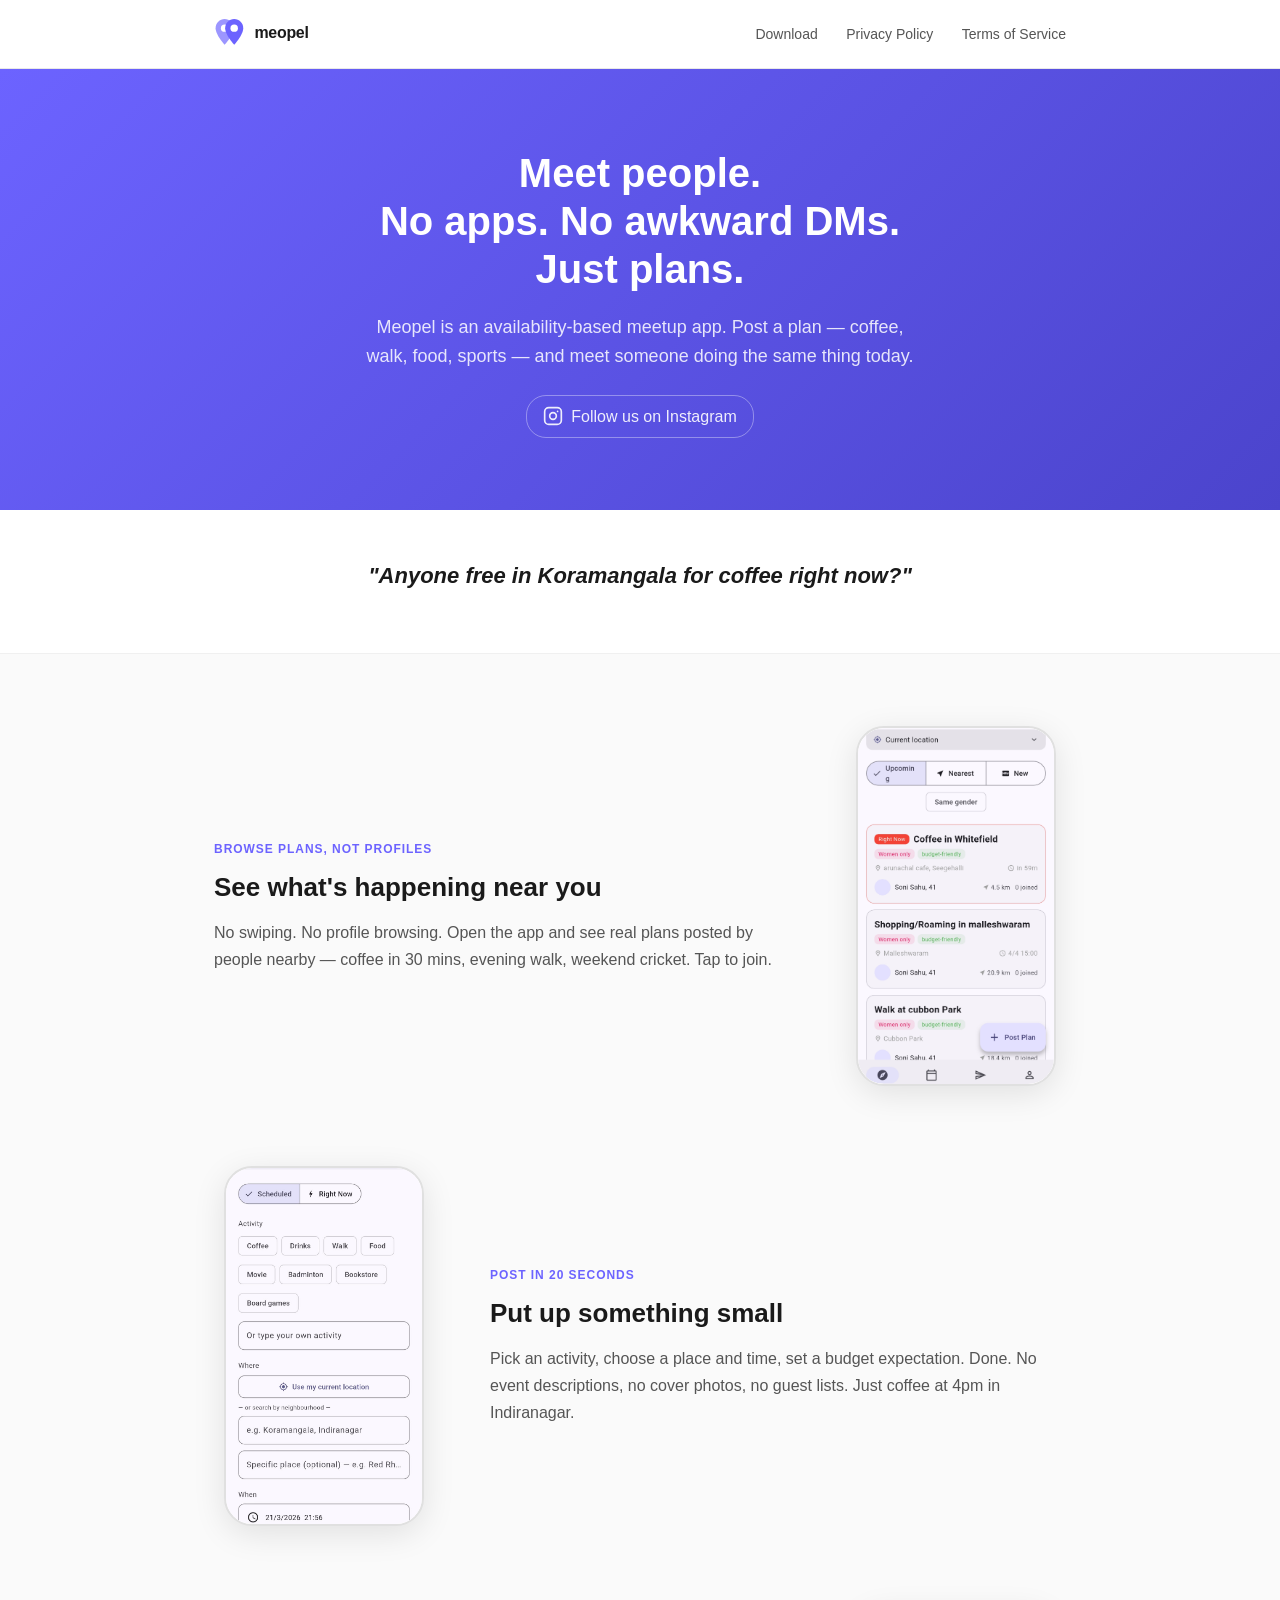
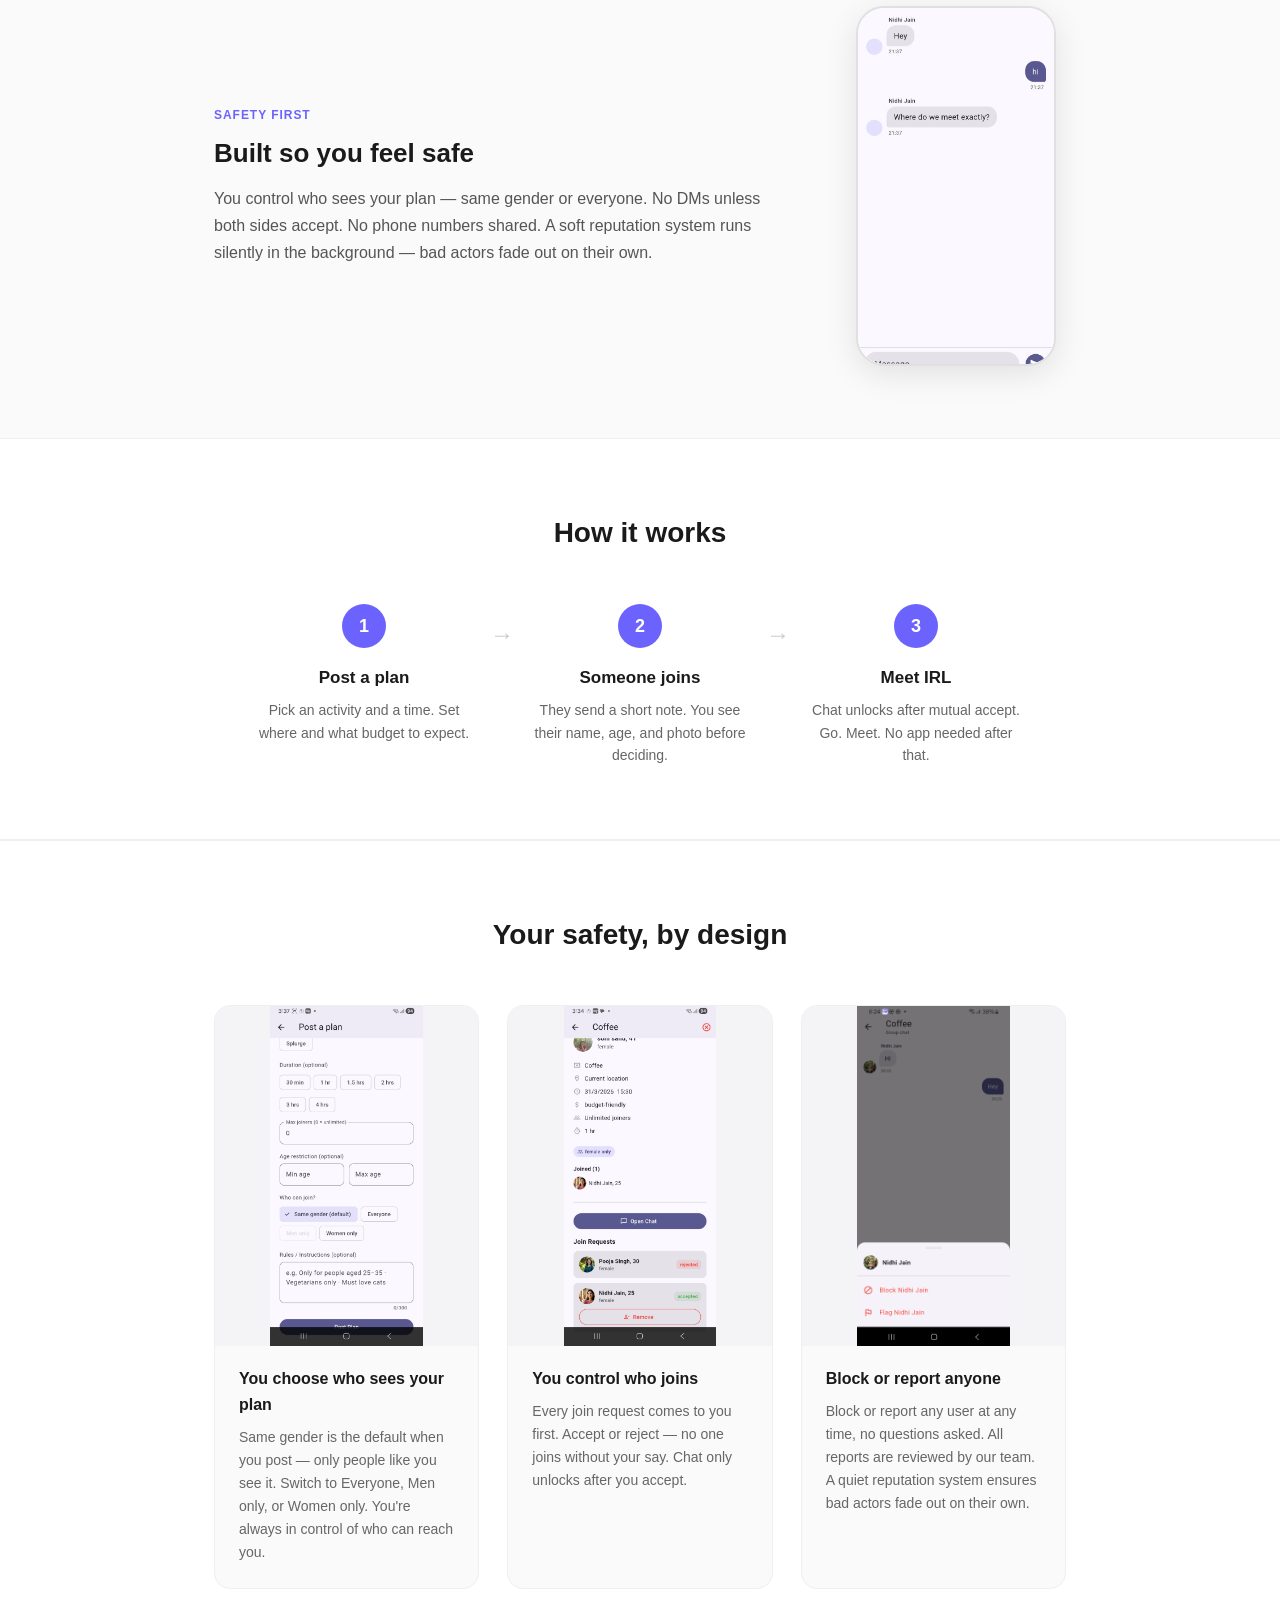
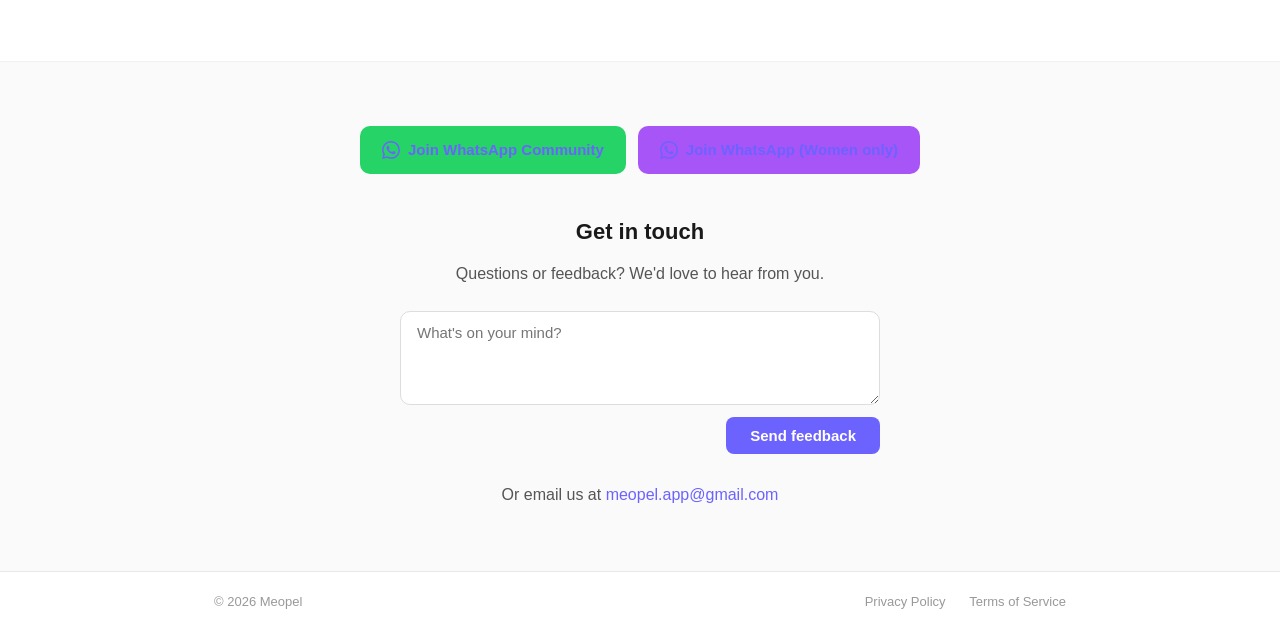
<file: index.html>
<!DOCTYPE html>
<html lang="en">
<head>
  <meta charset="UTF-8" />
  <meta name="viewport" content="width=device-width, initial-scale=1.0" />
  <title>Meopel — Meet People</title>
  <link rel="icon" type="image/svg+xml" href="icon.svg" />
  <link rel="stylesheet" href="style.css" />
</head>
<body>
  <header>
    <div class="container">
      <img src="logo.svg" alt="Meopel" class="logo" />
      <nav>
        <a href="download.html">Download</a>
        <a href="privacy.html">Privacy Policy</a>
        <a href="terms.html">Terms of Service</a>
      </nav>
    </div>
  </header>

  <main>

    <!-- Hero -->
    <section class="hero">
      <div class="container">
        <h1>Meet people.<br>No apps. No awkward DMs.<br>Just plans.</h1>
        <p>Meopel is an availability-based meetup app. Post a plan — coffee, walk, food, sports — and meet someone doing the same thing today.</p>
        <div style="display: flex; justify-content: center; margin-top: 24px;">
          <a href="https://www.instagram.com/meopelapp/" target="_blank" rel="noopener" aria-label="Instagram" style="color: white; opacity: 0.9; display: flex; align-items: center; gap: 8px; text-decoration: none; font-weight: 500; font-size: 16px; border: 1px solid rgba(255,255,255,0.4); padding: 8px 16px; border-radius: 20px; transition: opacity 0.2s;" onmouseover="this.style.opacity='1'" onmouseout="this.style.opacity='0.9'">
            <svg xmlns="http://www.w3.org/2000/svg" width="20" height="20" viewBox="0 0 24 24" fill="none" stroke="currentColor" stroke-width="2" stroke-linecap="round" stroke-linejoin="round"><rect x="2" y="2" width="20" height="20" rx="5" ry="5"/><circle cx="12" cy="12" r="4"/><circle cx="17.5" cy="6.5" r="1" fill="currentColor" stroke="none"/></svg>
            Follow us on Instagram
          </a>
        </div>
      </div>
    </section>

    <!-- Problem -->
    <section class="problem">
      <div class="container">
        <p class="problem-quote">"Anyone free in Koramangala for coffee right now?"</p>
      </div>
    </section>

    <!-- Features -->
    <section class="features">
      <div class="container">

        <div class="feature">
          <div class="feature-text">
            <div class="feature-tag">Browse plans, not profiles</div>
            <h2>See what's happening near you</h2>
            <p>No swiping. No profile browsing. Open the app and see real plans posted by people nearby — coffee in 30 mins, evening walk, weekend cricket. Tap to join.</p>
          </div>
          <div class="phone-mock">
            <div class="phone-screen">
              <img src="plans.jpg" alt="Plans feed" />
            </div>
          </div>
        </div>

        <div class="feature feature-reverse">
          <div class="feature-text">
            <div class="feature-tag">Post in 20 seconds</div>
            <h2>Put up something small</h2>
            <p>Pick an activity, choose a place and time, set a budget expectation. Done. No event descriptions, no cover photos, no guest lists. Just coffee at 4pm in Indiranagar.</p>
          </div>
          <div class="phone-mock">
            <div class="phone-screen">
              <img src="ss-post.jpg" alt="Post a plan" />
            </div>
          </div>
        </div>

        <div class="feature">
          <div class="feature-text">
            <div class="feature-tag">Safety first</div>
            <h2>Built so you feel safe</h2>
            <p>You control who sees your plan — same gender or everyone. No DMs unless both sides accept. No phone numbers shared. A soft reputation system runs silently in the background — bad actors fade out on their own.</p>
          </div>
          <div class="phone-mock">
            <div class="phone-screen">
              <img src="ss-chat.jpg" alt="Chat screen" />
            </div>
          </div>
        </div>

      </div>
    </section>

    <!-- How it works -->
    <section class="how">
      <div class="container">
        <h2 class="section-title">How it works</h2>
        <div class="steps">
          <div class="step">
            <div class="step-num">1</div>
            <h3>Post a plan</h3>
            <p>Pick an activity and a time. Set where and what budget to expect.</p>
          </div>
          <div class="step-arrow">→</div>
          <div class="step">
            <div class="step-num">2</div>
            <h3>Someone joins</h3>
            <p>They send a short note. You see their name, age, and photo before deciding.</p>
          </div>
          <div class="step-arrow">→</div>
          <div class="step">
            <div class="step-num">3</div>
            <h3>Meet IRL</h3>
            <p>Chat unlocks after mutual accept. Go. Meet. No app needed after that.</p>
          </div>
        </div>
      </div>
    </section>

    <!-- Safety -->
    <section class="safety">
      <div class="container">
        <h2 class="section-title">Your safety, by design</h2>
        <div class="safety-grid">
          <div class="safety-card">
            <img src="same_gender_default.jpg" alt="Same gender default when posting" class="safety-img" />
            <h3>You choose who sees your plan</h3>
            <p>Same gender is the default when you post — only people like you see it. Switch to Everyone, Men only, or Women only. You're always in control of who can reach you.</p>
          </div>
          <div class="safety-card">
            <img src="accep_reject.jpg" alt="Accept or reject join requests" class="safety-img" />
            <h3>You control who joins</h3>
            <p>Every join request comes to you first. Accept or reject — no one joins without your say. Chat only unlocks after you accept.</p>
          </div>
          <div class="safety-card">
            <img src="block_user.jpg" alt="Block and report" class="safety-img" />
            <h3>Block or report anyone</h3>
            <p>Block or report any user at any time, no questions asked. All reports are reviewed by our team. A quiet reputation system ensures bad actors fade out on their own.</p>
          </div>
        </div>
      </div>
    </section>

    <!-- Contact -->
    <section class="contact">
      <div class="container">
        <div class="whatsapp-links">
          <a href="https://chat.whatsapp.com/D6tutma3B4l3BjO7L0V1tN" class="whatsapp-btn" target="_blank" rel="noopener">
            <svg xmlns="http://www.w3.org/2000/svg" width="18" height="18" viewBox="0 0 24 24" fill="currentColor"><path d="M17.472 14.382c-.297-.149-1.758-.867-2.03-.967-.273-.099-.471-.148-.67.15-.197.297-.767.966-.94 1.164-.173.199-.347.223-.644.075-.297-.15-1.255-.463-2.39-1.475-.883-.788-1.48-1.761-1.653-2.059-.173-.297-.018-.458.13-.606.134-.133.298-.347.446-.52.149-.174.198-.298.298-.497.099-.198.05-.371-.025-.52-.075-.149-.669-1.612-.916-2.207-.242-.579-.487-.5-.669-.51-.173-.008-.371-.01-.57-.01-.198 0-.52.074-.792.372-.272.297-1.04 1.016-1.04 2.479 0 1.462 1.065 2.875 1.213 3.074.149.198 2.096 3.2 5.077 4.487.709.306 1.262.489 1.694.625.712.227 1.36.195 1.871.118.571-.085 1.758-.719 2.006-1.413.248-.694.248-1.289.173-1.413-.074-.124-.272-.198-.57-.347m-5.421 7.403h-.004a9.87 9.87 0 01-5.031-1.378l-.361-.214-3.741.982.998-3.648-.235-.374a9.86 9.86 0 01-1.51-5.26c.001-5.45 4.436-9.884 9.888-9.884 2.64 0 5.122 1.03 6.988 2.898a9.825 9.825 0 012.893 6.994c-.003 5.45-4.437 9.884-9.885 9.884m8.413-18.297A11.815 11.815 0 0012.05 0C5.495 0 .16 5.335.157 11.892c0 2.096.547 4.142 1.588 5.945L.057 24l6.305-1.654a11.882 11.882 0 005.683 1.448h.005c6.554 0 11.89-5.335 11.893-11.893a11.821 11.821 0 00-3.48-8.413z"/></svg>
            Join WhatsApp Community
          </a>
          <a href="https://chat.whatsapp.com/HDNreTWnLBuHH1MNHops11" class="whatsapp-btn whatsapp-btn-women" target="_blank" rel="noopener">
            <svg xmlns="http://www.w3.org/2000/svg" width="18" height="18" viewBox="0 0 24 24" fill="currentColor"><path d="M17.472 14.382c-.297-.149-1.758-.867-2.03-.967-.273-.099-.471-.148-.67.15-.197.297-.767.966-.94 1.164-.173.199-.347.223-.644.075-.297-.15-1.255-.463-2.39-1.475-.883-.788-1.48-1.761-1.653-2.059-.173-.297-.018-.458.13-.606.134-.133.298-.347.446-.52.149-.174.198-.298.298-.497.099-.198.05-.371-.025-.52-.075-.149-.669-1.612-.916-2.207-.242-.579-.487-.5-.669-.51-.173-.008-.371-.01-.57-.01-.198 0-.52.074-.792.372-.272.297-1.04 1.016-1.04 2.479 0 1.462 1.065 2.875 1.213 3.074.149.198 2.096 3.2 5.077 4.487.709.306 1.262.489 1.694.625.712.227 1.36.195 1.871.118.571-.085 1.758-.719 2.006-1.413.248-.694.248-1.289.173-1.413-.074-.124-.272-.198-.57-.347m-5.421 7.403h-.004a9.87 9.87 0 01-5.031-1.378l-.361-.214-3.741.982.998-3.648-.235-.374a9.86 9.86 0 01-1.51-5.26c.001-5.45 4.436-9.884 9.888-9.884 2.64 0 5.122 1.03 6.988 2.898a9.825 9.825 0 012.893 6.994c-.003 5.45-4.437 9.884-9.885 9.884m8.413-18.297A11.815 11.815 0 0012.05 0C5.495 0 .16 5.335.157 11.892c0 2.096.547 4.142 1.588 5.945L.057 24l6.305-1.654a11.882 11.882 0 005.683 1.448h.005c6.554 0 11.89-5.335 11.893-11.893a11.821 11.821 0 00-3.48-8.413z"/></svg>
            Join WhatsApp (Women only)
          </a>
        </div>

        <h2>Get in touch</h2>
        <p>Questions or feedback? We'd love to hear from you.</p>
        <form class="feedback-form" id="feedbackForm">
          <textarea id="feedbackMessage" placeholder="What's on your mind?" rows="4" required></textarea>
          <button type="submit" id="feedbackBtn">Send feedback</button>
          <p id="feedbackStatus" class="feedback-status"></p>
        </form>
        <p class="contact-email">Or email us at <a href="mailto:meopel.app@gmail.com">meopel.app@gmail.com</a></p>
      </div>
    </section>

    <script>
      function toggleDownloadMenu(e) {
        if (e.preventDefault) e.preventDefault();
        var btn = e.target || e;
        var menu = document.getElementById('downloadMenu');
        var open = menu.style.display === 'flex';
        menu.style.display = open ? 'none' : 'flex';
        btn.textContent = open ? 'Download ▾' : 'Download ▴';
        if (open) document.getElementById('androidNote').style.display = 'none';
      }
      function toggleAndroidNote(btn) {
        var note = document.getElementById('androidNote');
        var visible = note.style.display === 'block';
        note.style.display = visible ? 'none' : 'block';
        btn.textContent = visible ? 'Android' : 'Android ✕';
      }
      document.addEventListener('click', function(e) {
        var menu = document.getElementById('downloadMenu');
        if (menu.style.display === 'flex' && !menu.contains(e.target) && !e.target.classList.contains('header-download-btn')) {
          menu.style.display = 'none';
          document.querySelector('.header-download-btn').textContent = 'Download ▾';
        }
      });
    </script>

    <script>
      document.getElementById('feedbackForm').addEventListener('submit', async function(e) {
        e.preventDefault();
        const message = document.getElementById('feedbackMessage').value.trim();
        const btn = document.getElementById('feedbackBtn');
        const status = document.getElementById('feedbackStatus');
        if (!message) return;
        btn.disabled = true;
        btn.textContent = 'Sending…';
        status.textContent = '';
        try {
          const res = await fetch('https://prod.meopel.com/api/app-feedback', {
            method: 'POST',
            headers: { 'Content-Type': 'application/json' },
            body: JSON.stringify({ message, source: 'website' }),
          });
          const data = await res.json();
          if (data.success) {
            status.textContent = 'Thanks! We\'ll get back to you.';
            status.className = 'feedback-status success';
            document.getElementById('feedbackMessage').value = '';
          } else {
            throw new Error(data.message || 'Something went wrong');
          }
        } catch (err) {
          status.textContent = err.message;
          status.className = 'feedback-status error';
        } finally {
          btn.disabled = false;
          btn.textContent = 'Send feedback';
        }
      });
    </script>

  </main>

  <footer>
    <div class="container">
      <span>© 2026 Meopel</span>
      <nav>
        <a href="privacy.html">Privacy Policy</a>
        <a href="terms.html">Terms of Service</a>
      </nav>
    </div>
  </footer>
</body>
</html>
</file>
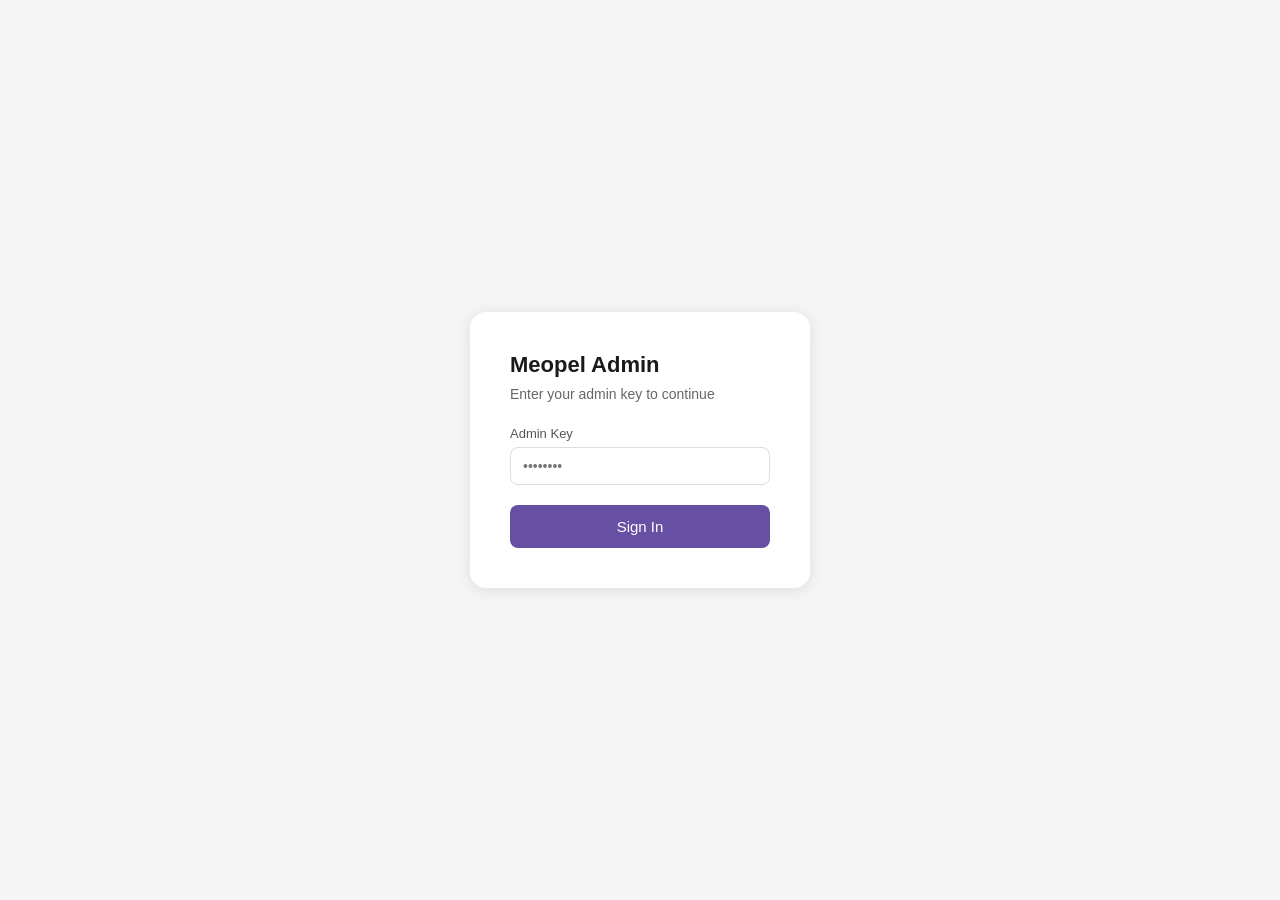
<file: admin.html>
<!DOCTYPE html>
<html lang="en">
<head>
  <meta charset="UTF-8">
  <meta name="viewport" content="width=device-width, initial-scale=1.0">
  <title>Meopel Admin</title>
  <style>
    * { box-sizing: border-box; margin: 0; padding: 0; }
    body { font-family: -apple-system, BlinkMacSystemFont, 'Segoe UI', sans-serif; background: #f5f5f5; color: #1a1a1a; }

    /* Login */
    #login { display: flex; align-items: center; justify-content: center; min-height: 100vh; }
    .login-card { background: white; padding: 40px; border-radius: 16px; box-shadow: 0 2px 16px rgba(0,0,0,0.1); width: 340px; }
    .login-card h1 { font-size: 22px; margin-bottom: 8px; }
    .login-card p { color: #666; margin-bottom: 24px; font-size: 14px; }

    /* App */
    #app { display: none; }
    header { background: white; border-bottom: 1px solid #e0e0e0; padding: 0 24px; display: flex; align-items: center; gap: 16px; height: 56px; }
    header h1 { font-size: 18px; font-weight: 700; }
    header span { font-size: 13px; color: #666; }
    .logout-btn { margin-left: auto; }

    main { max-width: 960px; margin: 0 auto; padding: 24px 16px; }

    /* Tabs */
    .tabs { display: flex; gap: 4px; margin-bottom: 24px; background: white; padding: 6px; border-radius: 12px; box-shadow: 0 1px 4px rgba(0,0,0,0.08); width: fit-content; }
    .tab { padding: 8px 20px; border-radius: 8px; border: none; cursor: pointer; font-size: 14px; font-weight: 500; background: transparent; color: #666; }
    .tab.active { background: #6750A4; color: white; }

    /* Plan cards */
    .plan-card { background: white; border-radius: 16px; padding: 20px; margin-bottom: 16px; box-shadow: 0 1px 4px rgba(0,0,0,0.08); }
    .plan-header { display: flex; align-items: flex-start; gap: 12px; margin-bottom: 16px; }
    .plan-title { font-size: 17px; font-weight: 700; flex: 1; }
    .badge { padding: 3px 10px; border-radius: 20px; font-size: 12px; font-weight: 600; }
    .badge-open { background: #e8f5e9; color: #2e7d32; }
    .badge-matched { background: #e3f2fd; color: #1565c0; }
    .plan-meta { font-size: 13px; color: #666; display: flex; gap: 16px; flex-wrap: wrap; margin-bottom: 16px; }
    .plan-meta span { display: flex; align-items: center; gap: 4px; }

    /* Requests */
    .section-label { font-size: 13px; font-weight: 600; color: #666; text-transform: uppercase; letter-spacing: 0.5px; margin-bottom: 10px; }
    .request-row { display: flex; align-items: center; gap: 12px; padding: 12px; background: #fafafa; border-radius: 10px; margin-bottom: 8px; }
    .avatar { width: 40px; height: 40px; border-radius: 50%; object-fit: cover; background: #e0e0e0; display: flex; align-items: center; justify-content: center; font-weight: 700; font-size: 16px; color: #666; flex-shrink: 0; }
    .request-info { flex: 1; }
    .request-name { font-weight: 600; font-size: 14px; }
    .request-sub { font-size: 12px; color: #888; }
    .request-status { font-size: 12px; font-weight: 600; padding: 2px 8px; border-radius: 6px; }
    .status-pending { background: #fff3e0; color: #e65100; }
    .status-accepted { background: #e8f5e9; color: #2e7d32; }
    .status-rejected { background: #ffebee; color: #c62828; }

    /* Forms and inputs */
    input[type="password"], input[type="text"] { width: 100%; padding: 12px 14px; border: 1px solid #ddd; border-radius: 10px; font-size: 15px; outline: none; transition: border 0.2s; }
    input:focus { border-color: #6750A4; }

    /* Buttons */
    button { cursor: pointer; border: none; border-radius: 8px; font-size: 14px; font-weight: 500; padding: 8px 16px; transition: opacity 0.15s; }
    button:hover { opacity: 0.85; }
    button:disabled { opacity: 0.4; cursor: not-allowed; }
    .btn-primary { background: #6750A4; color: white; }
    .btn-accept { background: #2e7d32; color: white; }
    .btn-reject { background: #c62828; color: white; }
    .btn-cancel { background: #666; color: white; }
    .btn-sm { padding: 5px 12px; font-size: 13px; }
    .btn-full { width: 100%; padding: 13px; font-size: 15px; margin-top: 12px; }

    /* Occasion form */
    .form-grid { display: grid; grid-template-columns: 1fr 1fr; gap: 12px; }
    .form-group { display: flex; flex-direction: column; gap: 6px; }
    .form-group label { font-size: 13px; color: #555; font-weight: 500; }
    .form-group input, .form-group select { padding: 10px 12px; border: 1px solid #ddd; border-radius: 8px; font-size: 14px; outline: none; }
    .form-group input:focus, .form-group select:focus { border-color: #6750A4; }
    .form-full { grid-column: 1 / -1; }

    .empty { text-align: center; padding: 48px; color: #888; font-size: 15px; }
    .loading { text-align: center; padding: 48px; color: #888; }
    .error-msg { color: #c62828; font-size: 13px; margin-top: 8px; }
    .success-msg { color: #2e7d32; font-size: 13px; margin-top: 8px; }

    .plan-actions { display: flex; gap: 8px; margin-top: 16px; padding-top: 16px; border-top: 1px solid #f0f0f0; }
    .accepted-list { display: flex; flex-wrap: wrap; gap: 8px; }
    .accepted-chip { background: #e8f5e9; color: #2e7d32; padding: 4px 10px; border-radius: 20px; font-size: 12px; font-weight: 500; }
  </style>
</head>
<body>

<!-- Login -->
<div id="login">
  <div class="login-card">
    <h1>Meopel Admin</h1>
    <p>Enter your admin key to continue</p>
    <div class="form-group">
      <label>Admin Key</label>
      <input type="password" id="keyInput" placeholder="••••••••" onkeydown="if(event.key==='Enter') doLogin()">
    </div>
    <div id="loginError" class="error-msg"></div>
    <button class="btn-primary btn-full" onclick="doLogin()">Sign In</button>
  </div>
</div>

<!-- App -->
<div id="app">
  <header>
    <h1>Meopel Admin</h1>
    <span id="headerSub"></span>
    <button class="btn-cancel btn-sm logout-btn" onclick="logout()">Sign out</button>
  </header>
  <main>
    <div class="tabs">
      <button class="tab active" onclick="showTab('requests')">Join Requests</button>
      <button class="tab" onclick="showTab('occasions')">Recurring Events</button>
    </div>

    <!-- Join Requests Tab -->
    <div id="tab-requests">
      <div id="plansContainer" class="loading">Loading plans...</div>
    </div>

    <!-- Occasions Tab -->
    <div id="tab-occasions" style="display:none">
      <!-- Create form -->
      <div class="plan-card" style="margin-bottom:24px">
        <div class="plan-title" style="margin-bottom:16px">New Recurring Event</div>
        <div class="form-grid">
          <div class="form-group">
            <label>Activity</label>
            <input type="text" id="f-activity" placeholder="e.g. Drinks">
          </div>
          <div class="form-group">
            <label>Budget</label>
            <select id="f-budget">
              <option value="budget-friendly">Budget-friendly</option>
              <option value="mid-range">Mid-range</option>
              <option value="splurge">Splurge</option>
            </select>
          </div>
          <div class="form-group form-full">
            <label>Place</label>
            <input type="text" id="f-place" placeholder="e.g. Bob's Bar, Koramangala">
          </div>
          <div class="form-group">
            <label>Recurrence</label>
            <select id="f-recurrence">
              <option value="daily">Daily</option>
              <option value="weekly">Weekly</option>
              <option value="weekdays">Weekdays</option>
              <option value="weekends">Weekends</option>
            </select>
          </div>
          <div class="form-group">
            <label>Start Date</label>
            <input type="date" id="f-startDate">
          </div>
        </div>
        <div id="occasionMsg"></div>
        <button class="btn-primary btn-full" onclick="createOccasion()">Create Event</button>
      </div>

      <!-- List -->
      <div id="occasionsContainer" class="loading">Loading events...</div>
    </div>
  </main>
</div>

<script>
const SERVER = 'http://local.meopel.com:3000';
let adminKey = '';

// ── Auth ───────────────────────────────────────────────────────────────────────
function doLogin() {
  const key = document.getElementById('keyInput').value.trim();
  if (!key) return;
  adminKey = key;
  document.getElementById('loginError').textContent = '';
  loadPlans().then(() => {
    document.getElementById('login').style.display = 'none';
    document.getElementById('app').style.display = 'block';
    document.getElementById('headerSub').textContent = SERVER;
    loadOccasions();
  }).catch(() => {
    adminKey = '';
    document.getElementById('loginError').textContent = 'Invalid admin key or server unreachable';
  });
}

function logout() {
  adminKey = '';
  document.getElementById('login').style.display = 'flex';
  document.getElementById('app').style.display = 'none';
  document.getElementById('keyInput').value = '';
}

// ── Tabs ───────────────────────────────────────────────────────────────────────
function showTab(name) {
  document.querySelectorAll('.tab').forEach(t => t.classList.remove('active'));
  event.target.classList.add('active');
  document.getElementById('tab-requests').style.display = name === 'requests' ? 'block' : 'none';
  document.getElementById('tab-occasions').style.display = name === 'occasions' ? 'block' : 'none';
}

// ── API helpers ────────────────────────────────────────────────────────────────
async function api(method, path, body) {
  const res = await fetch(`${SERVER}${path}`, {
    method,
    headers: { 'Content-Type': 'application/json', 'x-admin-key': adminKey },
    body: body ? JSON.stringify(body) : undefined,
  });
  const data = await res.json();
  if (!data.success) throw new Error(data.message);
  return data;
}

// ── Join Requests ──────────────────────────────────────────────────────────────
async function loadPlans() {
  const data = await api('GET', '/admin/api/plans');
  renderPlans(data.data);
}

function renderPlans(plans) {
  const el = document.getElementById('plansContainer');
  if (!plans.length) { el.innerHTML = '<div class="empty">No system plans with pending requests</div>'; return; }

  el.innerHTML = plans.map(plan => {
    const pending = plan.joinRequests.filter(r => r.status === 'pending');
    const accepted = plan.joinRequests.filter(r => r.status === 'accepted');
    const time = new Date(plan.time);
    const timeStr = time.toLocaleDateString('en-IN', { day: 'numeric', month: 'short', year: 'numeric' })
      + ' ' + time.toLocaleTimeString('en-IN', { hour: '2-digit', minute: '2-digit' });

    return `
      <div class="plan-card" id="plan-${plan._id}">
        <div class="plan-header">
          <div class="plan-title">${plan.activity}</div>
          <span class="badge badge-${plan.status}">${plan.status}</span>
        </div>
        <div class="plan-meta">
          <span>📍 ${plan.place}</span>
          <span>🕐 ${timeStr}</span>
          <span>💰 ${plan.budget}</span>
          <span>👥 ${plan.acceptedJoiners.length}${plan.maxJoiners > 0 ? '/' + plan.maxJoiners : ''} accepted</span>
        </div>

        ${accepted.length ? `
          <div class="section-label">Accepted (${accepted.length})</div>
          <div class="accepted-list" style="margin-bottom:16px">
            ${accepted.map(r => `<span class="accepted-chip">${r.user?.name || 'Unknown'}</span>`).join('')}
          </div>` : ''}

        ${pending.length ? `
          <div class="section-label">Pending Requests (${pending.length})</div>
          ${pending.map(r => `
            <div class="request-row" id="req-${r._id}">
              <div class="avatar">${(r.user?.name || '?')[0].toUpperCase()}</div>
              <div class="request-info">
                <div class="request-name">${r.user?.name || 'Unknown'}, ${r.user?.age || ''} • ${r.user?.gender || ''}</div>
                <div class="request-sub">${r.user?.phone || ''}</div>
              </div>
              <button class="btn-accept btn-sm" onclick="respond('${plan._id}', '${r._id}', 'accepted')">Accept</button>
              <button class="btn-reject btn-sm" onclick="respond('${plan._id}', '${r._id}', 'rejected')" style="margin-left:6px">Reject</button>
            </div>`).join('')}` : `<div style="color:#888;font-size:13px">No pending requests</div>`}

        <div class="plan-actions">
          <button class="btn-cancel btn-sm" onclick="cancelPlan('${plan._id}')">Cancel Plan</button>
        </div>
      </div>`;
  }).join('');
}

async function respond(planId, requestId, status) {
  try {
    await api('PUT', `/admin/api/plans/${planId}/requests/${requestId}`, { status });
    await loadPlans();
  } catch (e) { alert(e.message); }
}

async function cancelPlan(planId) {
  if (!confirm('Cancel this plan? All members will be notified.')) return;
  try {
    await api('DELETE', `/admin/api/plans/${planId}`);
    await loadPlans();
  } catch (e) { alert(e.message); }
}

// ── Occasions ──────────────────────────────────────────────────────────────────
async function loadOccasions() {
  const data = await api('GET', '/admin/api/occasions');
  renderOccasions(data.data);
}

function renderOccasions(occasions) {
  const el = document.getElementById('occasionsContainer');
  if (!occasions.length) { el.innerHTML = '<div class="empty">No recurring events yet</div>'; return; }

  el.innerHTML = occasions.map(o => `
    <div class="plan-card">
      <div class="plan-header">
        <div class="plan-title">${o.activity}</div>
        <span class="badge ${o.isActive ? 'badge-open' : 'badge-matched'}">${o.isActive ? 'Active' : 'Paused'}</span>
      </div>
      <div class="plan-meta">
        <span>📍 ${o.place}</span>
        <span>🔄 ${o.recurrence}</span>
        <span>💰 ${o.budget}</span>
      </div>
      <div class="plan-actions">
        <button class="btn-${o.isActive ? 'cancel' : 'accept'} btn-sm"
          onclick="toggleOccasion('${o._id}', ${!o.isActive})">
          ${o.isActive ? 'Pause' : 'Activate'}
        </button>
        <button class="btn-reject btn-sm" onclick="deleteOccasion('${o._id}')">Delete</button>
      </div>
    </div>`).join('');
}

async function createOccasion() {
  const msgEl = document.getElementById('occasionMsg');
  msgEl.textContent = '';
  const body = {
    activity: document.getElementById('f-activity').value.trim(),
    place: document.getElementById('f-place').value.trim(),
    budget: document.getElementById('f-budget').value,
    recurrence: document.getElementById('f-recurrence').value,
    startDate: document.getElementById('f-startDate').value,
  };
  if (!body.activity || !body.place) { msgEl.className = 'error-msg'; msgEl.textContent = 'Activity and place are required'; return; }
  try {
    await api('POST', '/admin/api/occasions', body);
    msgEl.className = 'success-msg'; msgEl.textContent = 'Event created!';
    ['f-activity', 'f-place'].forEach(id => document.getElementById(id).value = '');
    await loadOccasions();
  } catch (e) { msgEl.className = 'error-msg'; msgEl.textContent = e.message; }
}

async function toggleOccasion(id, isActive) {
  try { await api('PUT', `/admin/api/occasions/${id}`, { isActive }); await loadOccasions(); }
  catch (e) { alert(e.message); }
}

async function deleteOccasion(id) {
  if (!confirm('Delete this recurring event? All future instances will be cancelled.')) return;
  try { await api('DELETE', `/admin/api/occasions/${id}`); await loadOccasions(); }
  catch (e) { alert(e.message); }
}
</script>
</body>
</html>
</file>
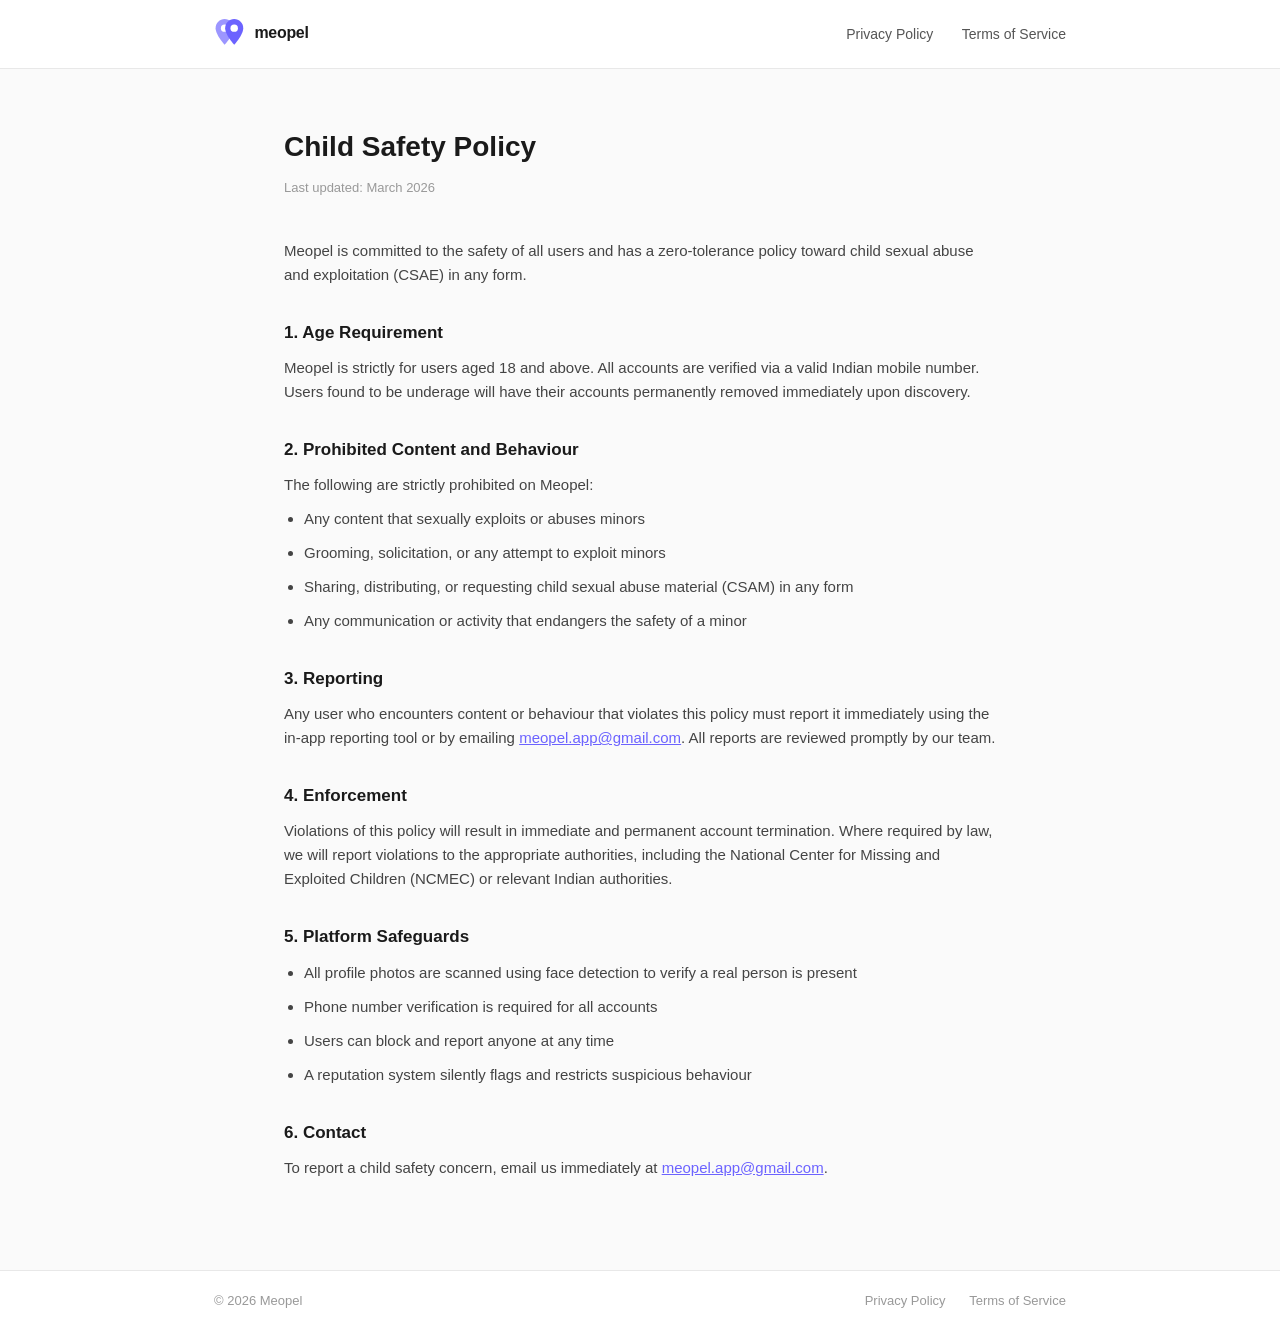
<file: csae-policy.html>
<!DOCTYPE html>
<html lang="en">
<head>
  <meta charset="UTF-8" />
  <meta name="viewport" content="width=device-width, initial-scale=1.0" />
  <title>Child Safety Policy — Meopel</title>
  <link rel="icon" type="image/svg+xml" href="icon.svg" />
  <link rel="stylesheet" href="style.css" />
</head>
<body>
  <header>
    <div class="container">
      <a href="index.html"><img src="logo.svg" alt="Meopel" class="logo" /></a>
      <nav>
        <a href="privacy.html">Privacy Policy</a>
        <a href="terms.html">Terms of Service</a>
      </nav>
    </div>
  </header>

  <main>
    <div class="container content">
      <h1>Child Safety Policy</h1>
      <p class="updated">Last updated: March 2026</p>

      <p>Meopel is committed to the safety of all users and has a zero-tolerance policy toward child sexual abuse and exploitation (CSAE) in any form.</p>

      <h2>1. Age Requirement</h2>
      <p>Meopel is strictly for users aged 18 and above. All accounts are verified via a valid Indian mobile number. Users found to be underage will have their accounts permanently removed immediately upon discovery.</p>

      <h2>2. Prohibited Content and Behaviour</h2>
      <p>The following are strictly prohibited on Meopel:</p>
      <ul>
        <li>Any content that sexually exploits or abuses minors</li>
        <li>Grooming, solicitation, or any attempt to exploit minors</li>
        <li>Sharing, distributing, or requesting child sexual abuse material (CSAM) in any form</li>
        <li>Any communication or activity that endangers the safety of a minor</li>
      </ul>

      <h2>3. Reporting</h2>
      <p>Any user who encounters content or behaviour that violates this policy must report it immediately using the in-app reporting tool or by emailing <a href="mailto:meopel.app@gmail.com">meopel.app@gmail.com</a>. All reports are reviewed promptly by our team.</p>

      <h2>4. Enforcement</h2>
      <p>Violations of this policy will result in immediate and permanent account termination. Where required by law, we will report violations to the appropriate authorities, including the National Center for Missing and Exploited Children (NCMEC) or relevant Indian authorities.</p>

      <h2>5. Platform Safeguards</h2>
      <ul>
        <li>All profile photos are scanned using face detection to verify a real person is present</li>
        <li>Phone number verification is required for all accounts</li>
        <li>Users can block and report anyone at any time</li>
        <li>A reputation system silently flags and restricts suspicious behaviour</li>
      </ul>

      <h2>6. Contact</h2>
      <p>To report a child safety concern, email us immediately at <a href="mailto:meopel.app@gmail.com">meopel.app@gmail.com</a>.</p>
    </div>
  </main>

  <footer>
    <div class="container">
      <span>© 2026 Meopel</span>
      <nav>
        <a href="privacy.html">Privacy Policy</a>
        <a href="terms.html">Terms of Service</a>
      </nav>
    </div>
  </footer>
</body>
</html>
</file>
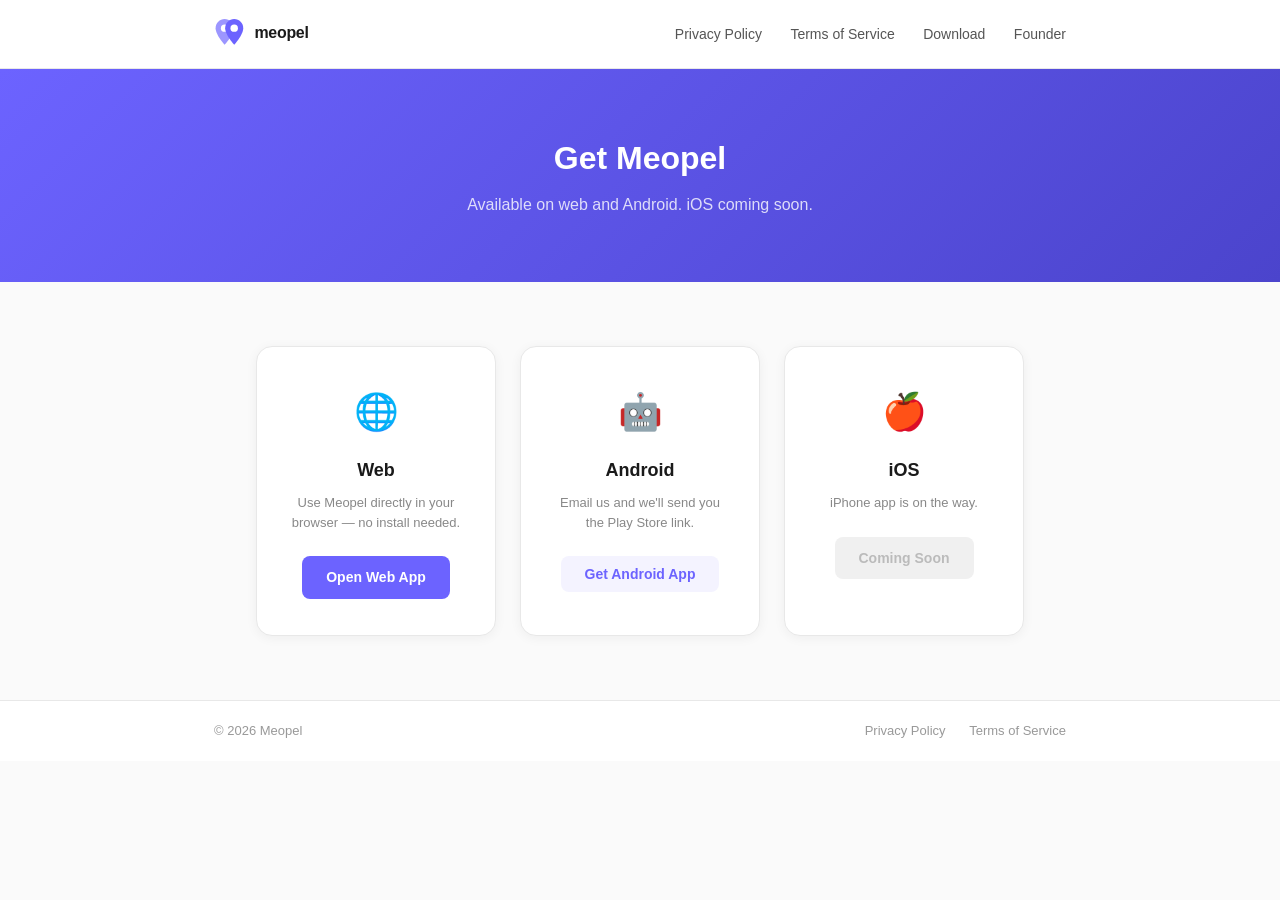
<file: download.html>
<!DOCTYPE html>
<html lang="en">
<head>
  <meta charset="UTF-8" />
  <meta name="viewport" content="width=device-width, initial-scale=1.0" />
  <title>Download Meopel</title>
  <link rel="icon" type="image/svg+xml" href="icon.svg" />
  <link rel="stylesheet" href="style.css" />
  <style>
    .download-hero {
      background: linear-gradient(135deg, #6C63FF 0%, #4B44CC 100%);
      padding: 64px 0;
      text-align: center;
    }
    .download-hero h1 {
      font-size: 32px;
      font-weight: 800;
      color: #fff;
      margin-bottom: 8px;
    }
    .download-hero p {
      font-size: 16px;
      color: rgba(255,255,255,0.8);
    }
    .download-body {
      background: #fafafa;
      padding: 64px 0;
    }
    .download-cards {
      display: flex;
      gap: 24px;
      justify-content: center;
      flex-wrap: wrap;
    }
    .download-card {
      background: #fff;
      border: 1px solid #e8e8e8;
      border-radius: 16px;
      padding: 36px 32px;
      width: 240px;
      text-align: center;
      box-shadow: 0 2px 12px rgba(0,0,0,0.05);
    }
    .download-card .platform-icon {
      font-size: 36px;
      margin-bottom: 16px;
    }
    .download-card h2 {
      font-size: 18px;
      font-weight: 700;
      color: #1a1a1a;
      margin-bottom: 8px;
    }
    .download-card p {
      font-size: 13px;
      color: #888;
      margin-bottom: 24px;
      line-height: 1.5;
    }
    .dl-btn {
      display: inline-block;
      padding: 10px 24px;
      border-radius: 8px;
      font-size: 14px;
      font-weight: 600;
      text-decoration: none;
      cursor: pointer;
    }
    .dl-btn-primary {
      background: #6C63FF;
      color: #fff;
    }
    .dl-btn-primary:hover { background: #574fd6; }
    .dl-btn-secondary {
      background: #f4f3ff;
      color: #6C63FF;
      border: none;
      font-family: inherit;
    }
    .dl-btn-secondary:hover { background: #e8e6ff; }
    .dl-btn-disabled {
      background: #f0f0f0;
      color: #bbb;
      cursor: default;
    }
    .android-note {
      display: none;
      margin-top: 14px;
      font-size: 12px;
      color: #777;
      line-height: 1.6;
    }
    .android-note a { color: #6C63FF; }
  </style>
</head>
<body>

  <header>
    <div class="container">
      <a href="index.html"><img src="logo.svg" alt="Meopel" class="logo" /></a>
      <nav>
        <a href="privacy.html">Privacy Policy</a>
        <a href="terms.html">Terms of Service</a>
        <a href="download.html">Download</a>
        <a href="founder.html">Founder</a>
      </nav>
    </div>
  </header>

  <main>

    <section class="download-hero">
      <div class="container">
        <h1>Get Meopel</h1>
        <p>Available on web and Android. iOS coming soon.</p>
      </div>
    </section>

    <section class="download-body">
      <div class="container">
        <div class="download-cards">

          <div class="download-card">
            <div class="platform-icon">🌐</div>
            <h2>Web</h2>
            <p>Use Meopel directly in your browser — no install needed.</p>
            <a href="https://app.meopel.com/#/splash" class="dl-btn dl-btn-primary" target="_blank" rel="noopener">Open Web App</a>
          </div>

          <div class="download-card">
            <div class="platform-icon">🤖</div>
            <h2>Android</h2>
            <p>Email us and we'll send you the Play Store link.</p>
            <button class="dl-btn dl-btn-secondary" onclick="toggleAndroidNote(this)">Get Android App</button>
            <div class="android-note" id="androidNote">
              Email <a href="mailto:meopel.app@gmail.com?subject=Send me the Android app link">meopel.app@gmail.com</a> from your Android phone and we'll send you the link.
            </div>
          </div>

          <div class="download-card">
            <div class="platform-icon">🍎</div>
            <h2>iOS</h2>
            <p>iPhone app is on the way.</p>
            <span class="dl-btn dl-btn-disabled">Coming Soon</span>
          </div>

        </div>
      </div>
    </section>

  </main>

  <footer>
    <div class="container">
      <span>© 2026 Meopel</span>
      <nav>
        <a href="privacy.html">Privacy Policy</a>
        <a href="terms.html">Terms of Service</a>
      </nav>
    </div>
  </footer>

  <script>
    function toggleAndroidNote(btn) {
      var note = document.getElementById('androidNote');
      var visible = note.style.display === 'block';
      note.style.display = visible ? 'none' : 'block';
      btn.textContent = visible ? 'Get Android App' : 'Get Android App ✕';
    }
  </script>

</body>
</html>
</file>
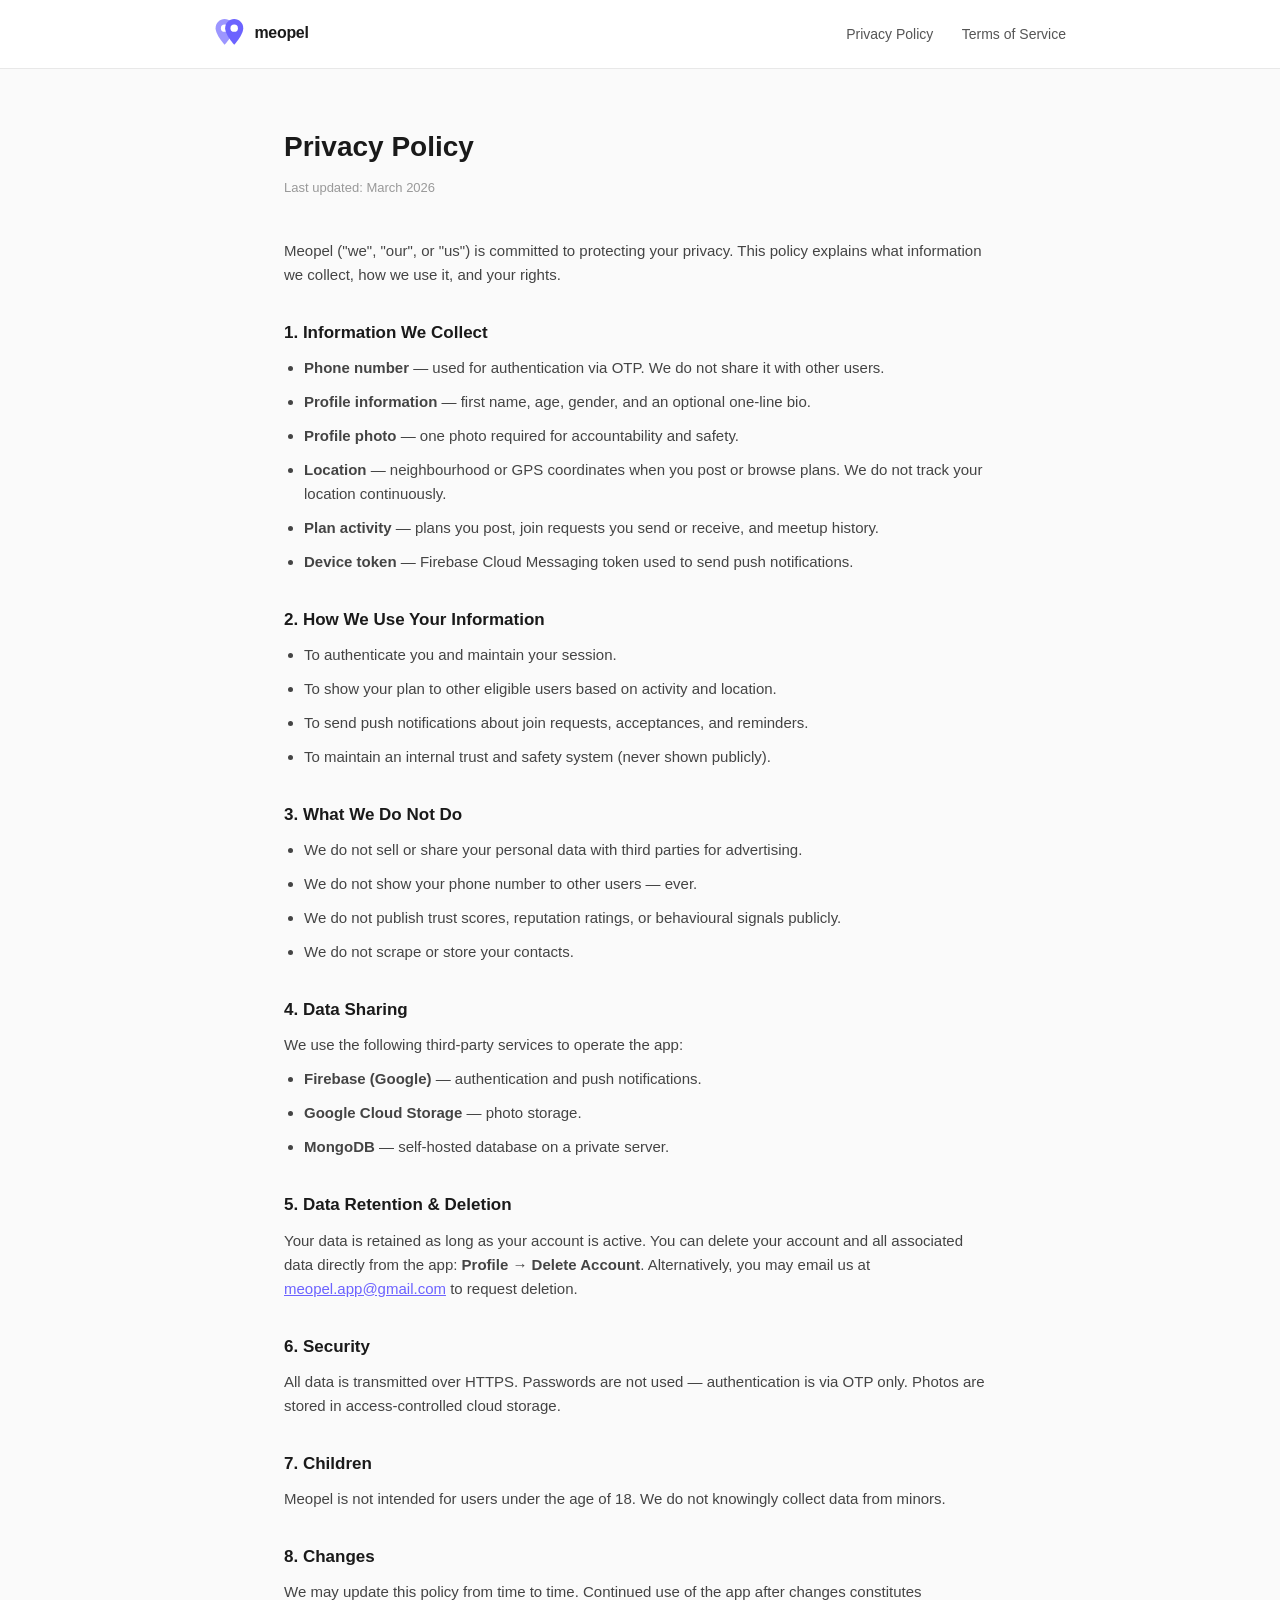
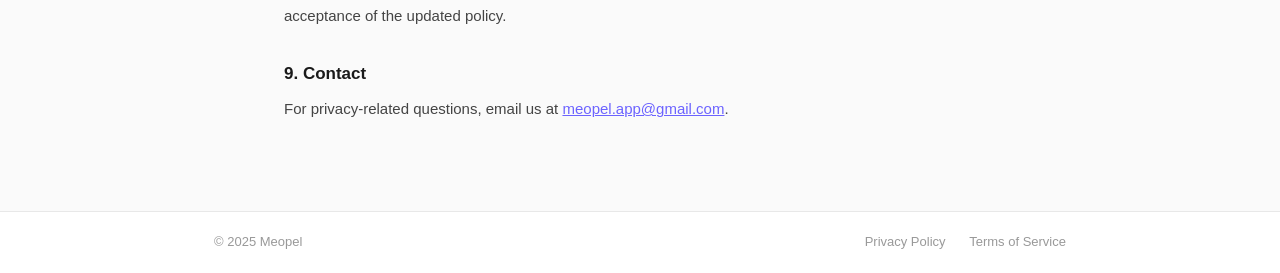
<file: privacy.html>
<!DOCTYPE html>
<html lang="en">
<head>
  <meta charset="UTF-8" />
  <meta name="viewport" content="width=device-width, initial-scale=1.0" />
  <title>Privacy Policy — Meopel</title>
  <link rel="icon" type="image/svg+xml" href="icon.svg" />
  <link rel="stylesheet" href="style.css" />
</head>
<body>
  <header>
    <div class="container">
      <a href="index.html"><img src="logo.svg" alt="Meopel" class="logo" /></a>
      <nav>
        <a href="privacy.html">Privacy Policy</a>
        <a href="terms.html">Terms of Service</a>
      </nav>
    </div>
  </header>

  <main>
    <div class="container content">
      <h1>Privacy Policy</h1>
      <p class="updated">Last updated: March 2026</p>

      <p>Meopel ("we", "our", or "us") is committed to protecting your privacy. This policy explains what information we collect, how we use it, and your rights.</p>

      <h2>1. Information We Collect</h2>
      <ul>
        <li><strong>Phone number</strong> — used for authentication via OTP. We do not share it with other users.</li>
        <li><strong>Profile information</strong> — first name, age, gender, and an optional one-line bio.</li>
        <li><strong>Profile photo</strong> — one photo required for accountability and safety.</li>
        <li><strong>Location</strong> — neighbourhood or GPS coordinates when you post or browse plans. We do not track your location continuously.</li>
        <li><strong>Plan activity</strong> — plans you post, join requests you send or receive, and meetup history.</li>
        <li><strong>Device token</strong> — Firebase Cloud Messaging token used to send push notifications.</li>
      </ul>

      <h2>2. How We Use Your Information</h2>
      <ul>
        <li>To authenticate you and maintain your session.</li>
        <li>To show your plan to other eligible users based on activity and location.</li>
        <li>To send push notifications about join requests, acceptances, and reminders.</li>
        <li>To maintain an internal trust and safety system (never shown publicly).</li>
      </ul>

      <h2>3. What We Do Not Do</h2>
      <ul>
        <li>We do not sell or share your personal data with third parties for advertising.</li>
        <li>We do not show your phone number to other users — ever.</li>
        <li>We do not publish trust scores, reputation ratings, or behavioural signals publicly.</li>
        <li>We do not scrape or store your contacts.</li>
      </ul>

      <h2>4. Data Sharing</h2>
      <p>We use the following third-party services to operate the app:</p>
      <ul>
        <li><strong>Firebase (Google)</strong> — authentication and push notifications.</li>
        <li><strong>Google Cloud Storage</strong> — photo storage.</li>
        <li><strong>MongoDB</strong> — self-hosted database on a private server.</li>
      </ul>

      <h2>5. Data Retention &amp; Deletion</h2>
      <p>Your data is retained as long as your account is active. You can delete your account and all associated data directly from the app: <strong>Profile → Delete Account</strong>. Alternatively, you may email us at <a href="mailto:meopel.app@gmail.com">meopel.app@gmail.com</a> to request deletion.</p>

      <h2>6. Security</h2>
      <p>All data is transmitted over HTTPS. Passwords are not used — authentication is via OTP only. Photos are stored in access-controlled cloud storage.</p>

      <h2>7. Children</h2>
      <p>Meopel is not intended for users under the age of 18. We do not knowingly collect data from minors.</p>

      <h2>8. Changes</h2>
      <p>We may update this policy from time to time. Continued use of the app after changes constitutes acceptance of the updated policy.</p>

      <h2>9. Contact</h2>
      <p>For privacy-related questions, email us at <a href="mailto:meopel.app@gmail.com">meopel.app@gmail.com</a>.</p>
    </div>
  </main>

  <footer>
    <div class="container">
      <span>© 2025 Meopel</span>
      <nav>
        <a href="privacy.html">Privacy Policy</a>
        <a href="terms.html">Terms of Service</a>
      </nav>
    </div>
  </footer>
</body>
</html>
</file>
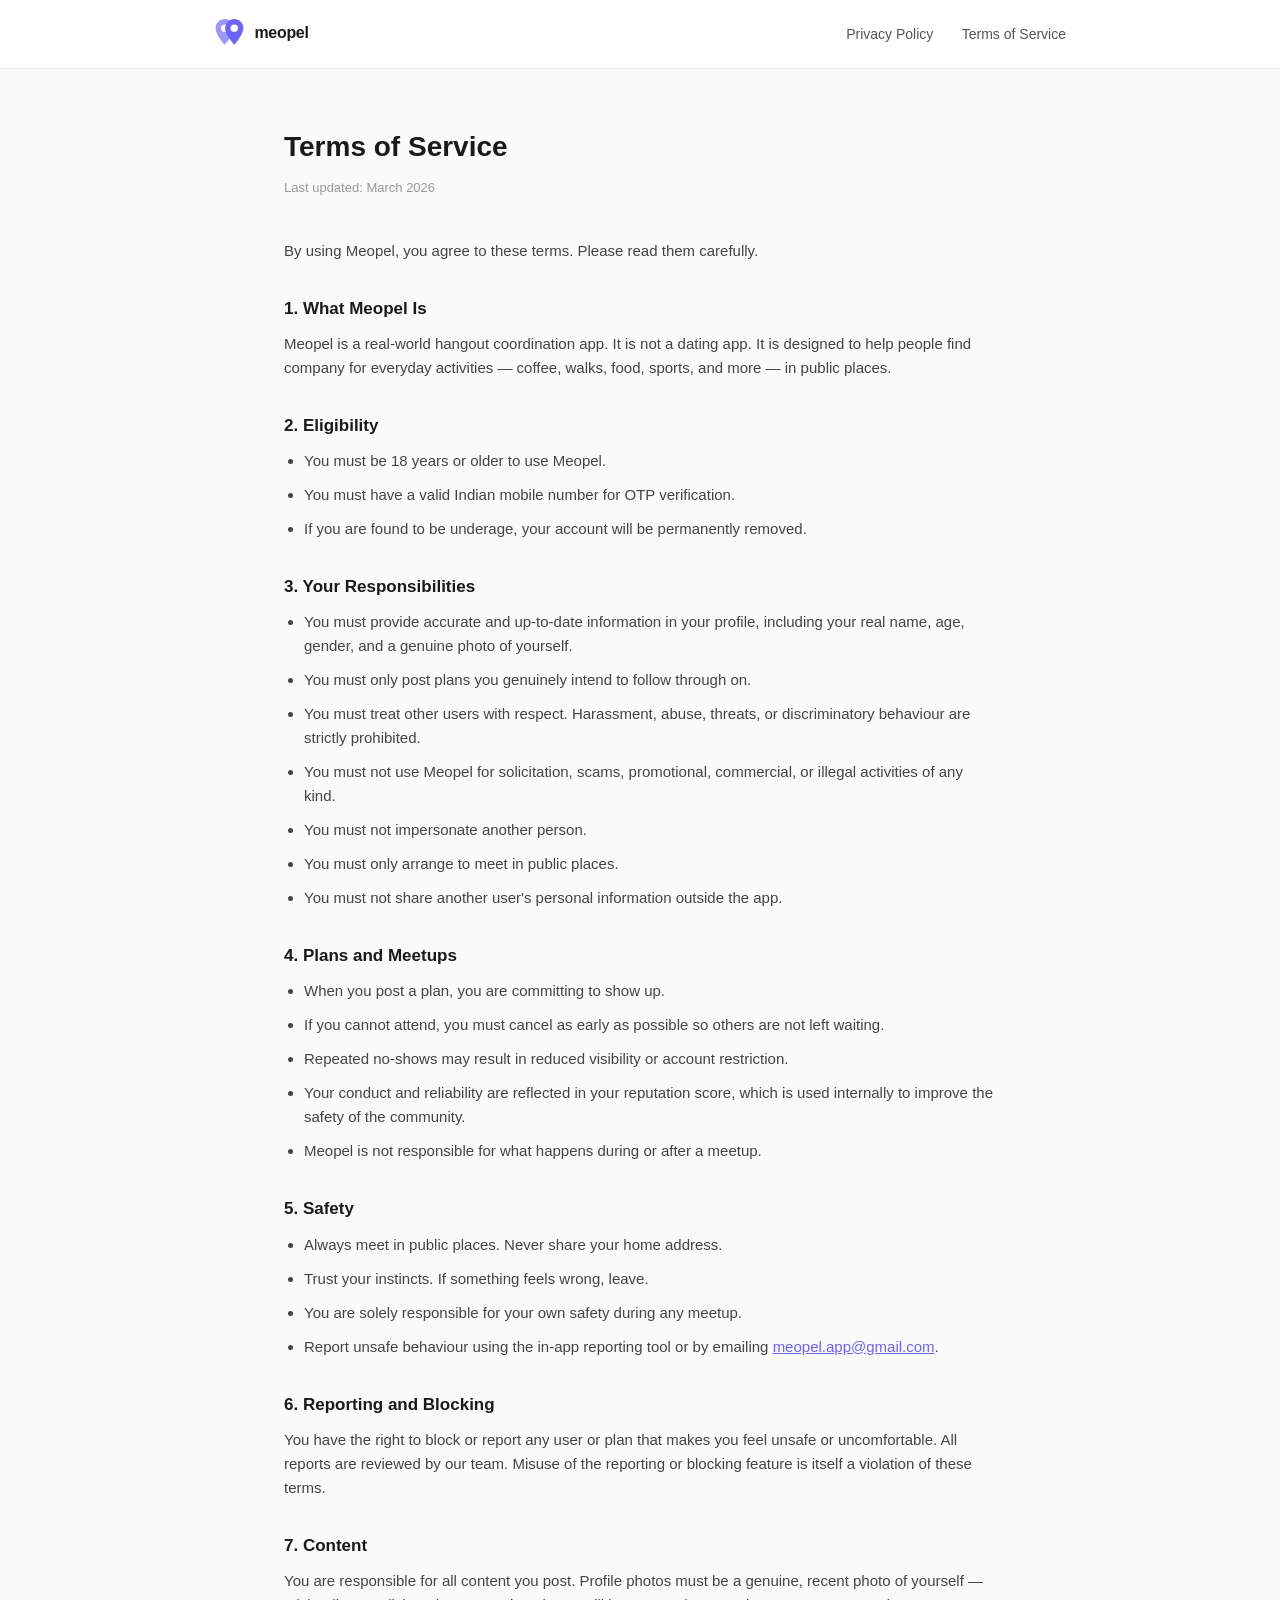
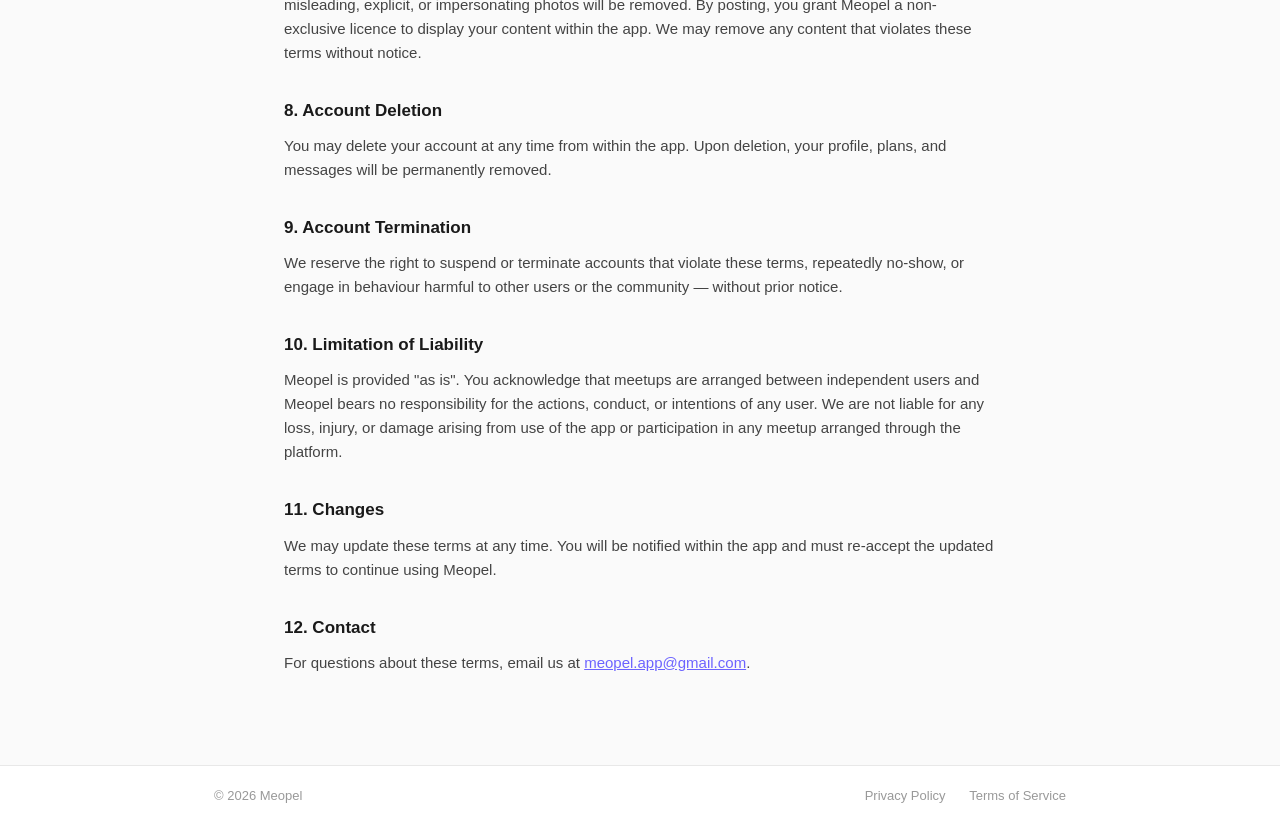
<file: terms.html>
<!DOCTYPE html>
<html lang="en">
<head>
  <meta charset="UTF-8" />
  <meta name="viewport" content="width=device-width, initial-scale=1.0" />
  <title>Terms of Service — Meopel</title>
  <link rel="icon" type="image/svg+xml" href="icon.svg" />
  <link rel="stylesheet" href="style.css" />
</head>
<body>
  <header>
    <div class="container">
      <a href="index.html"><img src="logo.svg" alt="Meopel" class="logo" /></a>
      <nav>
        <a href="privacy.html">Privacy Policy</a>
        <a href="terms.html">Terms of Service</a>
      </nav>
    </div>
  </header>

  <main>
    <div class="container content">
      <h1>Terms of Service</h1>
      <p class="updated">Last updated: March 2026</p>

      <p>By using Meopel, you agree to these terms. Please read them carefully.</p>

      <h2>1. What Meopel Is</h2>
      <p>Meopel is a real-world hangout coordination app. It is not a dating app. It is designed to help people find company for everyday activities — coffee, walks, food, sports, and more — in public places.</p>

      <h2>2. Eligibility</h2>
      <ul>
        <li>You must be 18 years or older to use Meopel.</li>
        <li>You must have a valid Indian mobile number for OTP verification.</li>
        <li>If you are found to be underage, your account will be permanently removed.</li>
      </ul>

      <h2>3. Your Responsibilities</h2>
      <ul>
        <li>You must provide accurate and up-to-date information in your profile, including your real name, age, gender, and a genuine photo of yourself.</li>
        <li>You must only post plans you genuinely intend to follow through on.</li>
        <li>You must treat other users with respect. Harassment, abuse, threats, or discriminatory behaviour are strictly prohibited.</li>
        <li>You must not use Meopel for solicitation, scams, promotional, commercial, or illegal activities of any kind.</li>
        <li>You must not impersonate another person.</li>
        <li>You must only arrange to meet in public places.</li>
        <li>You must not share another user's personal information outside the app.</li>
      </ul>

      <h2>4. Plans and Meetups</h2>
      <ul>
        <li>When you post a plan, you are committing to show up.</li>
        <li>If you cannot attend, you must cancel as early as possible so others are not left waiting.</li>
        <li>Repeated no-shows may result in reduced visibility or account restriction.</li>
        <li>Your conduct and reliability are reflected in your reputation score, which is used internally to improve the safety of the community.</li>
        <li>Meopel is not responsible for what happens during or after a meetup.</li>
      </ul>

      <h2>5. Safety</h2>
      <ul>
        <li>Always meet in public places. Never share your home address.</li>
        <li>Trust your instincts. If something feels wrong, leave.</li>
        <li>You are solely responsible for your own safety during any meetup.</li>
        <li>Report unsafe behaviour using the in-app reporting tool or by emailing <a href="mailto:meopel.app@gmail.com">meopel.app@gmail.com</a>.</li>
      </ul>

      <h2>6. Reporting and Blocking</h2>
      <p>You have the right to block or report any user or plan that makes you feel unsafe or uncomfortable. All reports are reviewed by our team. Misuse of the reporting or blocking feature is itself a violation of these terms.</p>

      <h2>7. Content</h2>
      <p>You are responsible for all content you post. Profile photos must be a genuine, recent photo of yourself — misleading, explicit, or impersonating photos will be removed. By posting, you grant Meopel a non-exclusive licence to display your content within the app. We may remove any content that violates these terms without notice.</p>

      <h2>8. Account Deletion</h2>
      <p>You may delete your account at any time from within the app. Upon deletion, your profile, plans, and messages will be permanently removed.</p>

      <h2>9. Account Termination</h2>
      <p>We reserve the right to suspend or terminate accounts that violate these terms, repeatedly no-show, or engage in behaviour harmful to other users or the community — without prior notice.</p>

      <h2>10. Limitation of Liability</h2>
      <p>Meopel is provided "as is". You acknowledge that meetups are arranged between independent users and Meopel bears no responsibility for the actions, conduct, or intentions of any user. We are not liable for any loss, injury, or damage arising from use of the app or participation in any meetup arranged through the platform.</p>

      <h2>11. Changes</h2>
      <p>We may update these terms at any time. You will be notified within the app and must re-accept the updated terms to continue using Meopel.</p>

      <h2>12. Contact</h2>
      <p>For questions about these terms, email us at <a href="mailto:meopel.app@gmail.com">meopel.app@gmail.com</a>.</p>
    </div>
  </main>

  <footer>
    <div class="container">
      <span>© 2026 Meopel</span>
      <nav>
        <a href="privacy.html">Privacy Policy</a>
        <a href="terms.html">Terms of Service</a>
      </nav>
    </div>
  </footer>
</body>
</html>
</file>
<file: style.css>
*, *::before, *::after { box-sizing: border-box; margin: 0; padding: 0; }

body {
  font-family: -apple-system, BlinkMacSystemFont, 'Segoe UI', sans-serif;
  background: #fafafa;
  color: #1a1a1a;
  line-height: 1.6;
}

.container {
  max-width: 900px;
  margin: 0 auto;
  padding: 0 24px;
}

/* Header */
header {
  border-bottom: 1px solid #e8e8e8;
  padding: 18px 0;
  background: #fff;
  position: sticky;
  top: 0;
  z-index: 10;
}

header .container {
  display: flex;
  align-items: center;
  justify-content: space-between;
}

.logo {
  height: 32px;
  width: auto;
  display: block;
}

nav a {
  margin-left: 24px;
  color: #555;
  text-decoration: none;
  font-size: 14px;
}

nav a:hover { color: #6C63FF; }

/* Header download dropdown */
header .container {
  position: relative;
}

.header-download-btn {
  margin-left: 24px;
  color: #555;
  font-size: 14px;
  text-decoration: none;
  cursor: pointer;
}

.header-download-btn:hover { color: #6C63FF; }

.header-download-menu {
  display: none;
  position: absolute;
  top: calc(100% + 10px);
  right: 24px;
  background: #fff;
  border: 1px solid #e8e8e8;
  border-radius: 12px;
  box-shadow: 0 8px 24px rgba(0,0,0,0.10);
  padding: 8px;
  min-width: 220px;
  z-index: 100;
  flex-direction: column;
  gap: 2px;
}

.header-download-menu.open { display: flex; }

.header-download-menu a,
.header-download-menu button,
.header-download-menu .header-download-disabled {
  display: block;
  width: 100%;
  padding: 10px 14px;
  font-size: 14px;
  font-weight: 500;
  border-radius: 8px;
  text-decoration: none;
  text-align: left;
  box-sizing: border-box;
}

.header-download-menu a {
  color: #1a1a1a;
}

.header-download-menu a:hover { background: #f4f3ff; color: #6C63FF; }

.header-download-menu button {
  background: none;
  border: none;
  cursor: pointer;
  font-family: inherit;
  color: #1a1a1a;
}

.header-download-menu button:hover { background: #f4f3ff; color: #6C63FF; }

.header-download-disabled {
  color: #bbb;
  cursor: default;
}

.header-download-note {
  display: none;
  font-size: 12px;
  color: #777;
  padding: 4px 14px 10px;
  line-height: 1.5;
}

.header-download-note a { color: #6C63FF; }

/* Hero */
.hero {
  background: linear-gradient(135deg, #6C63FF 0%, #4B44CC 100%);
  padding: 80px 0 72px;
  text-align: center;
}

.hero h1 {
  font-size: 40px;
  font-weight: 800;
  color: #fff;
  margin-bottom: 20px;
  line-height: 1.2;
}

.hero p {
  font-size: 18px;
  color: rgba(255,255,255,0.85);
  max-width: 560px;
  margin: 0 auto 24px;
}

.cta-buttons {
  display: flex;
  gap: 12px;
  justify-content: center;
  flex-wrap: wrap;
  margin-top: 32px;
}

.cta-btn {
  display: inline-block;
  padding: 12px 24px;
  border-radius: 10px;
  font-size: 15px;
  font-weight: 600;
  text-decoration: none;
  cursor: pointer;
}

.cta-primary {
  background: #fff;
  color: #6C63FF;
}

.cta-primary:hover { background: #f0eeff; }

.cta-secondary {
  background: rgba(255,255,255,0.15);
  color: #fff;
  border: 1.5px solid rgba(255,255,255,0.5);
  font-family: inherit;
}

.cta-secondary:hover { background: rgba(255,255,255,0.25); }

.cta-android-wrap {
  display: flex;
  flex-direction: column;
  align-items: center;
  gap: 6px;
}

.cta-note {
  display: none;
  font-size: 12px;
  color: rgba(255,255,255,0.7);
  text-align: center;
  max-width: 220px;
  line-height: 1.5;
}

.cta-disabled {
  background: rgba(255,255,255,0.08);
  color: rgba(255,255,255,0.45);
  border: 1.5px solid rgba(255,255,255,0.2);
  cursor: default;
}

.badge {
  display: inline-block;
  background: rgba(255,255,255,0.15);
  color: #fff;
  font-size: 13px;
  padding: 6px 16px;
  border-radius: 20px;
  border: 1px solid rgba(255,255,255,0.3);
}

/* Problem */
.problem {
  background: #fff;
  padding: 48px 0;
  text-align: center;
  border-bottom: 1px solid #f0f0f0;
}

.problem-quote {
  font-size: 22px;
  font-weight: 600;
  color: #1a1a1a;
  font-style: italic;
  margin-bottom: 12px;
}

.problem-sub {
  font-size: 16px;
  color: #777;
}

/* Features */
.features {
  padding: 72px 0;
  background: #fafafa;
}

.feature {
  display: flex;
  align-items: center;
  gap: 56px;
  margin-bottom: 80px;
}

.feature:last-child { margin-bottom: 0; }

.feature-reverse {
  flex-direction: row-reverse;
}

.feature-text {
  flex: 1;
}

.feature-tag {
  font-size: 12px;
  font-weight: 600;
  text-transform: uppercase;
  letter-spacing: 0.08em;
  color: #6C63FF;
  margin-bottom: 12px;
}

.feature-text h2 {
  font-size: 26px;
  font-weight: 700;
  color: #1a1a1a;
  margin-bottom: 14px;
  line-height: 1.3;
}

.feature-text p {
  font-size: 16px;
  color: #555;
  line-height: 1.7;
}

/* Phone mockup */
.phone-mock {
  flex: 0 0 220px;
  display: flex;
  justify-content: center;
}

.phone-screen {
  width: 200px;
  height: 360px;
  background: #fff;
  border-radius: 28px;
  border: 2px solid #e0e0e0;
  box-shadow: 0 8px 32px rgba(0,0,0,0.10);
  display: flex;
  align-items: center;
  justify-content: center;
  overflow: hidden;
}

.phone-screen img {
  width: 100%;
  height: 100%;
  object-fit: cover;
  border-radius: 26px;
}

.mock-label {
  font-size: 13px;
  color: #bbb;
  text-align: center;
  padding: 16px;
}

/* How it works */
.how {
  background: #fff;
  padding: 72px 0;
  border-top: 1px solid #f0f0f0;
  border-bottom: 1px solid #f0f0f0;
}

.section-title {
  font-size: 28px;
  font-weight: 700;
  text-align: center;
  margin-bottom: 48px;
  color: #1a1a1a;
}

.steps {
  display: flex;
  align-items: flex-start;
  justify-content: center;
  gap: 16px;
}

.step {
  flex: 1;
  max-width: 220px;
  text-align: center;
}

.step-num {
  width: 44px;
  height: 44px;
  background: #6C63FF;
  color: #fff;
  border-radius: 50%;
  font-size: 18px;
  font-weight: 700;
  display: flex;
  align-items: center;
  justify-content: center;
  margin: 0 auto 16px;
}

.step h3 {
  font-size: 17px;
  font-weight: 600;
  color: #1a1a1a;
  margin-bottom: 8px;
}

.step p {
  font-size: 14px;
  color: #666;
  line-height: 1.6;
}

.step-arrow {
  font-size: 24px;
  color: #ccc;
  padding-top: 12px;
  flex: 0 0 auto;
}

/* Safety */
.safety {
  background: #fff;
  padding: 72px 0;
  border-top: 1px solid #f0f0f0;
  border-bottom: 1px solid #f0f0f0;
}

.safety-grid {
  display: grid;
  grid-template-columns: repeat(3, 1fr);
  gap: 28px;
}

.safety-card {
  background: #fafafa;
  border: 1px solid #efefef;
  border-radius: 16px;
  overflow: hidden;
}

.safety-img {
  width: 100%;
  height: 340px;
  object-fit: contain;
  display: block;
  background: #f4f4f6;
}

.safety-card h3 {
  font-size: 16px;
  font-weight: 600;
  color: #1a1a1a;
  margin: 20px 24px 8px;
}

.safety-card p {
  font-size: 14px;
  color: #666;
  line-height: 1.65;
  margin: 0 24px 24px;
}

@media (max-width: 640px) {
  .safety-grid {
    grid-template-columns: 1fr;
    gap: 16px;
  }
}

/* Founder strip */
.founder-strip {
  background: #fff;
  padding: 72px 0;
  border-top: 1px solid #f0f0f0;
  border-bottom: 1px solid #f0f0f0;
}

.founder-strip-inner {
  display: flex;
  align-items: center;
  gap: 56px;
}

.founder-strip-photo {
  flex: 0 0 160px;
  width: 160px;
  height: 190px;
  object-fit: cover;
  object-position: center top;
  border-radius: 14px;
}

.founder-strip-text {
  flex: 1;
}

.founder-strip-text h2 {
  font-size: 22px;
  font-weight: 700;
  color: #1a1a1a;
  margin-bottom: 12px;
}

.founder-strip-text p {
  font-size: 15px;
  color: #555;
  line-height: 1.7;
  margin-bottom: 16px;
}

.founder-strip-link {
  font-size: 14px;
  font-weight: 600;
  color: #6C63FF;
  text-decoration: none;
}

.founder-strip-link:hover { text-decoration: underline; }

@media (max-width: 640px) {
  .founder-strip-inner {
    flex-direction: column;
    gap: 24px;
    text-align: center;
  }
  .founder-strip-photo {
    flex: 0 0 auto;
  }
}

/* Contact */
.contact {
  padding: 64px 0;
  text-align: center;
  background: #fafafa;
}

.contact h2 {
  font-size: 22px;
  font-weight: 700;
  margin-bottom: 12px;
  color: #1a1a1a;
}

.contact p {
  font-size: 16px;
  color: #555;
}

.contact a {
  color: #6C63FF;
  text-decoration: none;
}

.contact a:hover { text-decoration: underline; }

/* Content pages (privacy, terms) */
.content {
  padding: 56px 24px 80px;
  max-width: 760px;
}

.content h1 {
  font-size: 28px;
  font-weight: 700;
  margin-bottom: 8px;
  color: #1a1a1a;
}

.content .updated {
  font-size: 13px;
  color: #999;
  margin-bottom: 40px;
}

.content h2 {
  font-size: 17px;
  font-weight: 600;
  margin: 32px 0 10px;
  color: #1a1a1a;
}

.content p, .content li {
  font-size: 15px;
  color: #444;
  margin-bottom: 10px;
}

.content ul { padding-left: 20px; }

.content a { color: #6C63FF; }

/* Footer */
footer {
  border-top: 1px solid #e8e8e8;
  padding: 20px 0;
  background: #fff;
}

footer .container {
  display: flex;
  align-items: center;
  justify-content: space-between;
  font-size: 13px;
  color: #999;
}

footer nav a {
  margin-left: 20px;
  color: #999;
  font-size: 13px;
}

footer nav a:hover { color: #6C63FF; }

/* Responsive */
@media (max-width: 640px) {
  .hero h1 { font-size: 28px; }
  .hero p { font-size: 16px; }
  header .container, footer .container { flex-direction: column; gap: 12px; }
  nav a { margin-left: 12px; }

  .feature, .feature-reverse {
    flex-direction: column;
    gap: 32px;
    margin-bottom: 56px;
  }

  .phone-mock { flex: 0 0 auto; }

  .steps {
    flex-direction: column;
    align-items: center;
    gap: 32px;
  }

  .step-arrow { display: none; }
  .step { max-width: 100%; }
}

/* Feedback form */
.feedback-form {
  display: flex;
  flex-direction: column;
  gap: 12px;
  max-width: 480px;
  margin: 24px auto 0;
}

.feedback-form textarea {
  width: 100%;
  padding: 12px 16px;
  border: 1.5px solid #ddd;
  border-radius: 10px;
  font-size: 15px;
  font-family: inherit;
  resize: vertical;
  outline: none;
  box-sizing: border-box;
}

.feedback-form textarea:focus { border-color: #6C63FF; }

.feedback-form button {
  align-self: flex-end;
  background: #6C63FF;
  color: #fff;
  border: none;
  border-radius: 8px;
  padding: 10px 24px;
  font-size: 15px;
  font-weight: 600;
  cursor: pointer;
}

.feedback-form button:disabled { opacity: 0.6; cursor: not-allowed; }
.feedback-form button:hover:not(:disabled) { background: #574fd6; }

.feedback-status { font-size: 14px; margin: 0; }
.feedback-status.success { color: #1A6B4A; }
.feedback-status.error { color: #c0392b; }

.contact-email { margin-top: 16px; font-size: 14px; color: #999; }

.whatsapp-links {
  display: flex;
  gap: 12px;
  justify-content: center;
  flex-wrap: wrap;
  margin-bottom: 40px;
}

.whatsapp-btn {
  display: inline-flex;
  align-items: center;
  gap: 8px;
  padding: 12px 22px;
  border-radius: 10px;
  font-size: 15px;
  font-weight: 600;
  text-decoration: none;
  background: #25D366;
  color: #fff;
}

.whatsapp-btn:hover { background: #1ebe5d; }

.whatsapp-btn-women {
  background: #a855f7;
}

.whatsapp-btn-women:hover { background: #9333ea; }
</file>
